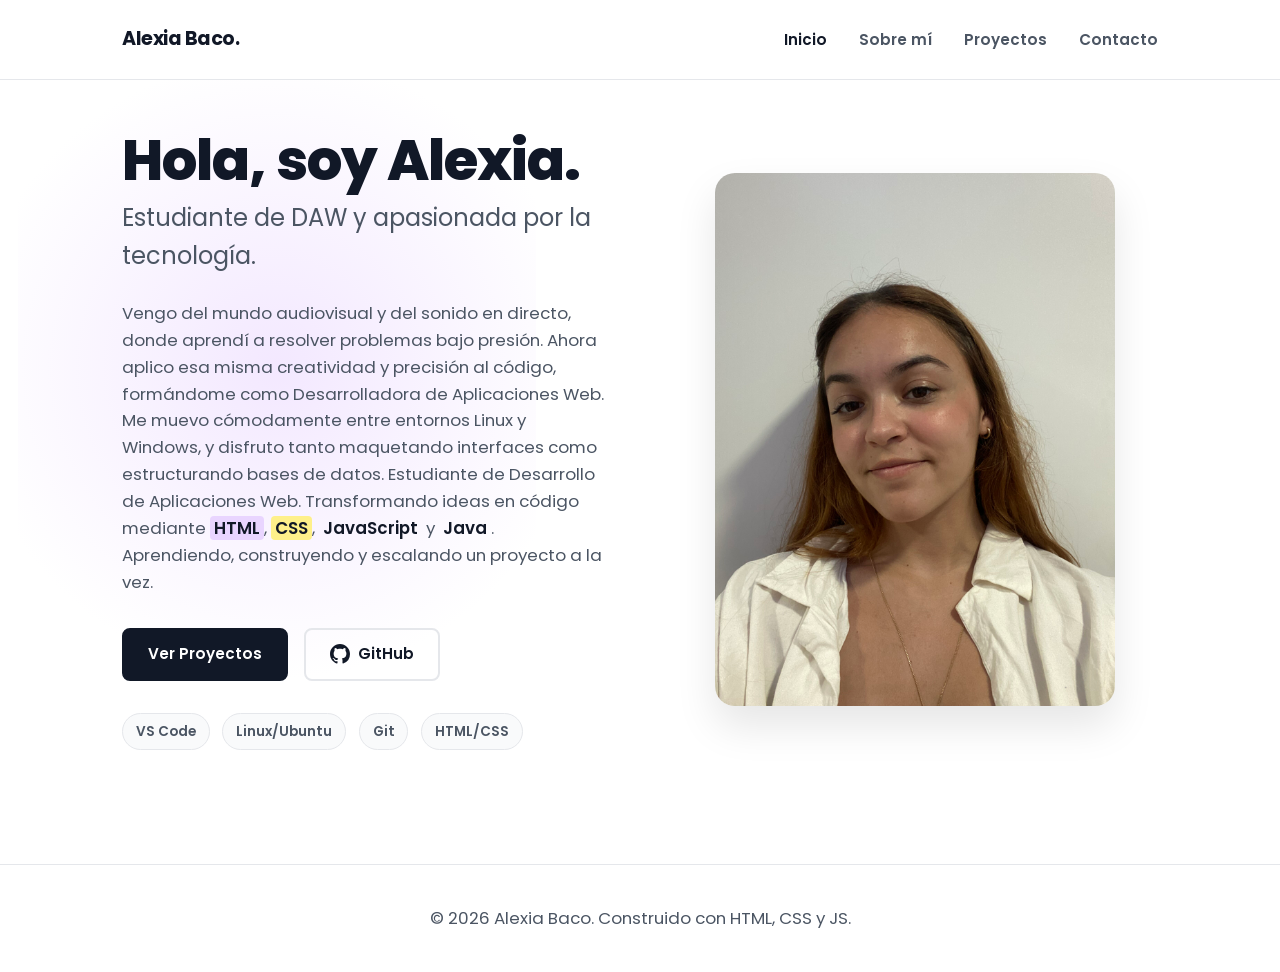
<file: index.html>
<!DOCTYPE html>
<html lang="es">
<head>
    <meta charset="UTF-8">
    <meta name="viewport" content="width=device-width, initial-scale=1.0">
    <title>Alexia Baco | Junior Web Developer</title>
    
    <!-- Importando tipografía Poppins de Google Fonts -->
    <link rel="preconnect" href="https://fonts.googleapis.com">
    <link rel="preconnect" href="https://fonts.gstatic.com" crossorigin>
    <link href="https://fonts.googleapis.com/css2?family=Poppins:wght@300;400;600;700&display=swap" rel="stylesheet">
    
    <!-- Enlace a tu archivo de estilos -->
    <link rel="stylesheet" href="style.css">

    <!-- Favicon -->
    <link rel="icon" type="image/png" href="img/favicon.png">

</head>
<body>

    <!-- Menú de Navegación -->
    <header>
        <nav class="navbar">
            <div class="logo">
                <a href="index.html">Alexia Baco.</a>
            </div>
            <ul class="nav-links">
                <li><a href="index.html" class="active">Inicio</a></li>
                <li><a href="sobre-mi.html">Sobre mí</a></li>
                <li><a href="proyectos.html">Proyectos</a></li>
                <li><a href="contacto.html">Contacto</a></li>
            </ul>
        </nav>
    </header>

    <!-- Contenido principal de Inicio -->
    <main class="container">
        
        <!-- Sección Principal (Hero) -->
        <section class="hero">
            
            <!-- Columna Izquierda: Textos y Botones -->
            <div class="hero-content">
                <h1>Hola, soy Alexia.</h1>
                <h2>Estudiante de DAW y apasionada por la tecnología.</h2>
                
                <p>
                    Vengo del mundo audiovisual y del sonido en directo, donde aprendí a resolver problemas bajo presión. Ahora aplico esa misma creatividad y precisión al código, formándome como Desarrolladora de Aplicaciones Web. Me muevo cómodamente entre entornos Linux y Windows, y disfruto tanto maquetando interfaces como estructurando bases de datos. Estudiante de Desarrollo de Aplicaciones Web. Transformando ideas en código mediante <span class="highlight-purple">HTML</span>, <span class="highlight-yellow">CSS</span>, <span class="highlight-pink">JavaScript</span> y <span class="highlight-green">Java</span>. Aprendiendo, construyendo y escalando un proyecto a la vez.
                </p>

                <!-- Botones de Acción -->
                <div class="hero-buttons">
                    <a href="proyectos.html" class="btn btn-primary">Ver Proyectos</a>
                    <a href="https://github.com/alexia-baco" target="_blank" class="btn btn-secondary">
                        <!-- Código SVG para el icono de GitHub -->
                        <svg xmlns="http://www.w3.org/2000/svg" width="20" height="20" fill="currentColor" viewBox="0 0 16 16">
                            <path d="M8 0C3.58 0 0 3.58 0 8c0 3.54 2.29 6.53 5.47 7.59.4.07.55-.17.55-.38 0-.19-.01-.82-.01-1.49-2.01.37-2.53-.49-2.69-.94-.09-.23-.48-.94-.82-1.13-.28-.15-.68-.52-.01-.53.63-.01 1.08.58 1.23.82.72 1.21 1.87.87 2.33.66.07-.52.28-.87.51-1.07-1.78-.2-3.64-.89-3.64-3.95 0-.87.31-1.59.82-2.15-.08-.2-.36-1.02.08-2.12 0 0 .67-.21 2.2.82.64-.18 1.32-.27 2-.27.68 0 1.36.09 2 .27 1.53-1.04 2.2-.82 2.2-.82.44 1.1.16 1.92.08 2.12.51.56.82 1.27.82 2.15 0 3.07-1.87 3.75-3.65 3.95.29.25.54.73.54 1.48 0 1.07-.01 1.93-.01 2.2 0 .21.15.46.55.38A8.012 8.012 0 0 0 16 8c0-4.42-3.58-8-8-8z"/>
                        </svg>
                        GitHub
                    </a>
                </div>

                <!-- Etiquetas Visuales de Tecnologías -->
                <div class="tech-tags">
                    <span>VS Code</span>
                    <span>Linux/Ubuntu</span>
                    <span>Git</span>
                    <span>HTML/CSS</span>
                </div>
            </div>

            <!-- Columna Derecha: Imagen de Perfil -->
            <div class="hero-image">
                <img src="img/foto-perfil.jpg" alt="Foto de Alexia Baco, Desarrolladora Web">
            </div>
            
        </section>

    </main>

    <!-- Pie de página -->
    <footer class="footer">
        <div class="container">
            <p>&copy; 2026 Alexia Baco. Construido con HTML, CSS y JS.</p>
        </div>
    </footer>

    <!-- Enlace a tu archivo JavaScript -->
    <script src="script.js"></script>
</body>
</html>
</file>
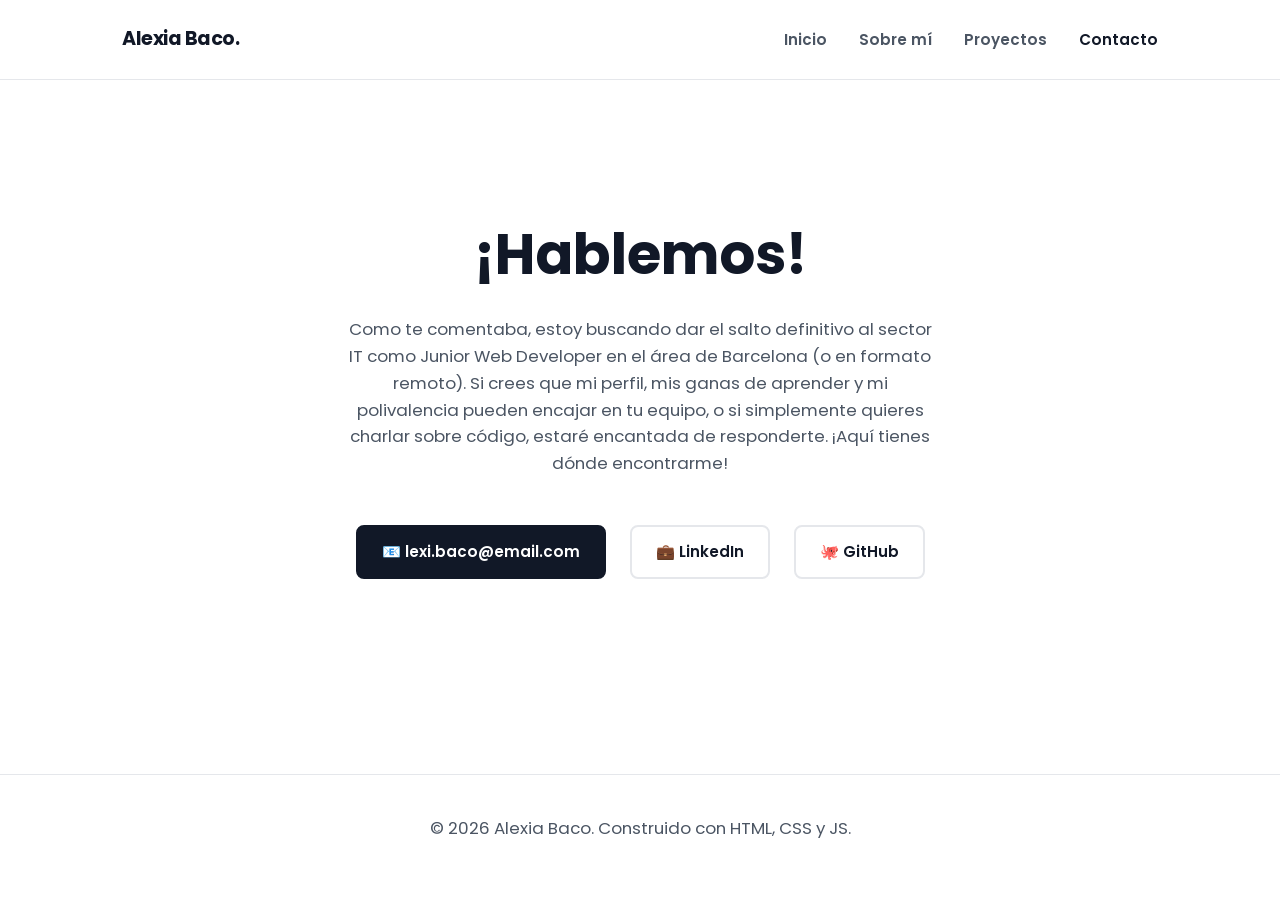
<file: contacto.html>
<!DOCTYPE html>
<html lang="es">
<head>
    <meta charset="UTF-8">
    <meta name="viewport" content="width=device-width, initial-scale=1.0">
    <title>Contacto | Alexia Baco</title>
    
    <!-- Importando tipografía Poppins de Google Fonts -->
    <link rel="preconnect" href="https://fonts.googleapis.com">
    <link rel="preconnect" href="https://fonts.gstatic.com" crossorigin>
    <link href="https://fonts.googleapis.com/css2?family=Poppins:wght@300;400;600;700&display=swap" rel="stylesheet">
    
    <!-- Enlace a tu archivo de estilos -->
    <link rel="stylesheet" href="style.css">

    <!-- Favicon -->
    <link rel="icon" type="image/png" href="img/favicon.png">
    
</head>
<body>

    <!-- Menú de Navegación -->
    <header>
        <nav class="navbar">
            <div class="logo">
                <a href="index.html">Alexia Baco.</a>
            </div>
            <ul class="nav-links">
                <!-- La clase "active" ahora está en "Contacto" -->
                <li><a href="index.html">Inicio</a></li>
                <li><a href="sobre-mi.html">Sobre mí</a></li>
                <li><a href="proyectos.html">Proyectos</a></li>
                <li><a href="contacto.html" class="active">Contacto</a></li>
            </ul>
        </nav>
    </header>

    <!-- Contenido principal de Contacto -->
    <main class="container">
        
        <section class="contact-section">
            
            <div class="contact-header">
                <h1>¡Hablemos!</h1>
                <p class="contact-description">
                    Como te comentaba, estoy buscando dar el salto definitivo al sector IT como Junior Web Developer en el área de Barcelona (o en formato remoto). Si crees que mi perfil, mis ganas de aprender y mi polivalencia pueden encajar en tu equipo, o si simplemente quieres charlar sobre código, estaré encantada de responderte. ¡Aquí tienes dónde encontrarme!
                </p>
            </div>

            <!-- Enlaces de contacto -->
            <div class="contact-buttons">
                <!-- Botón principal (mailto abre el gestor de correo) -->
                <a href="mailto:lexi.baco@email.com" class="btn btn-primary">
                    📧 lexi.baco@email.com
                </a>
                
                <!-- Botones secundarios -->
                <a href="https://www.linkedin.com/in/alexiabaco" target="_blank" class="btn btn-secondary">
                    💼 LinkedIn
                </a>
                
                <a href="https://github.com/alexia-baco" target="_blank" class="btn btn-secondary">
                    🐙 GitHub
                </a>
            </div>
            
        </section>

    </main>

    <!-- Pie de página -->
    <footer class="footer">
        <div class="container">
            <p>&copy; 2026 Alexia Baco. Construido con HTML, CSS y JS.</p>
        </div>
    </footer>

    <!-- Enlace a tu archivo JavaScript -->
    <script src="script.js"></script>
</body>
</html>
</file>
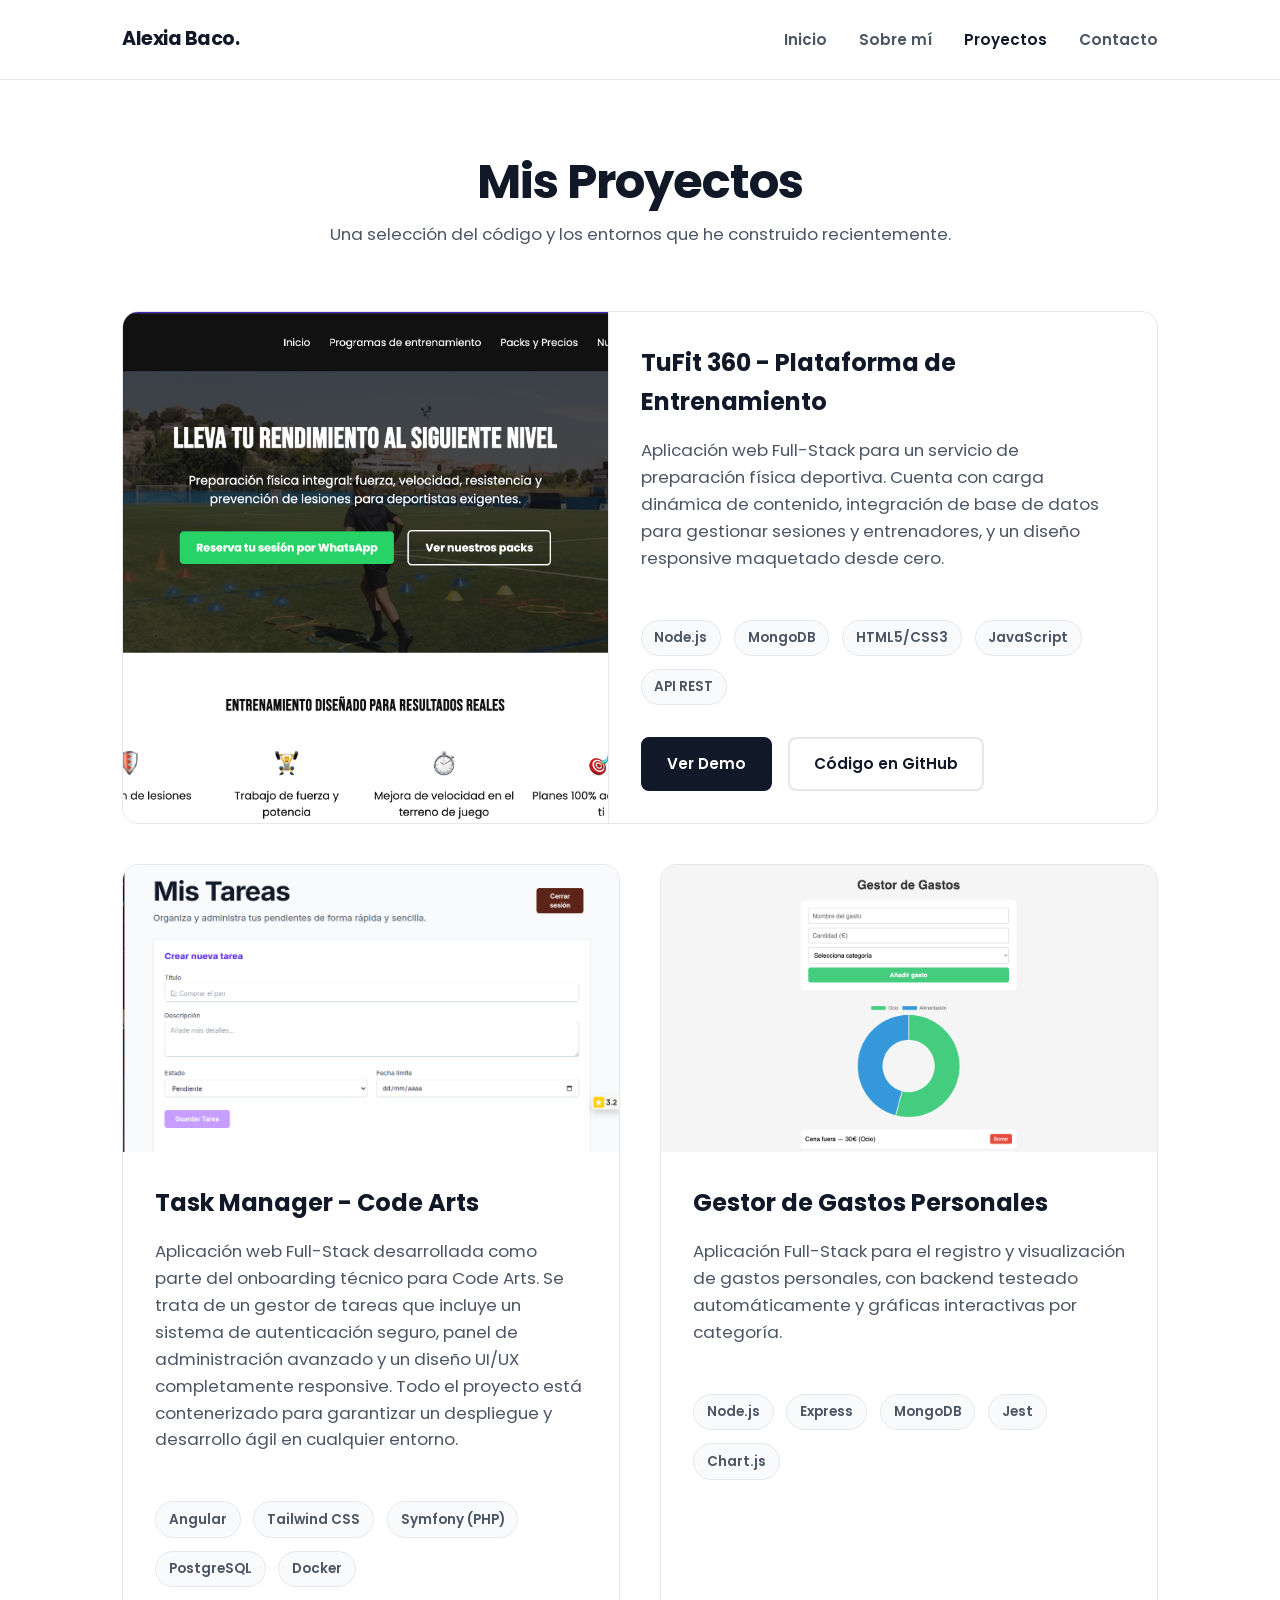
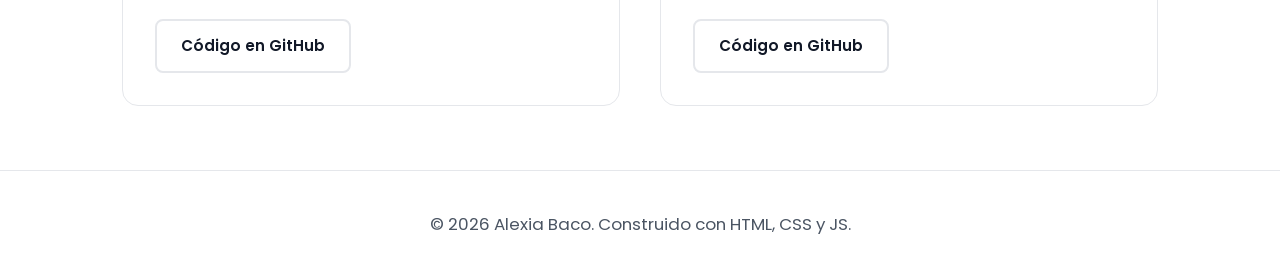
<file: proyectos.html>
<!DOCTYPE html>
<html lang="es">
<head>
    <meta charset="UTF-8">
    <meta name="viewport" content="width=device-width, initial-scale=1.0">
    <title>Proyectos | Alexia Baco</title>
    
    <!-- Importando tipografía Poppins de Google Fonts -->
    <link rel="preconnect" href="https://fonts.googleapis.com">
    <link rel="preconnect" href="https://fonts.gstatic.com" crossorigin>
    <link href="https://fonts.googleapis.com/css2?family=Poppins:wght@300;400;600;700&display=swap" rel="stylesheet">
    
    <!-- Enlace a tu archivo de estilos -->
    <link rel="stylesheet" href="style.css">

    <!-- Favicon -->
    <link rel="icon" type="image/png" href="img/favicon.png">
    
</head>
<body>

    <!-- Menú de Navegación -->
    <header>
        <nav class="navbar">
            <div class="logo">
                <a href="index.html">Alexia Baco.</a>
            </div>
            <ul class="nav-links">
                <!-- La clase "active" ahora está en "Proyectos" -->
                <li><a href="index.html">Inicio</a></li>
                <li><a href="sobre-mi.html">Sobre mí</a></li>
                <li><a href="proyectos.html" class="active">Proyectos</a></li>
                <li><a href="contacto.html">Contacto</a></li>
            </ul>
        </nav>
    </header>

    <!-- Contenido principal de Proyectos -->
    <main class="container">
        
        <section class="projects-section">
            
            <div class="projects-header">
                <h1>Mis Proyectos</h1>
                <p>Una selección del código y los entornos que he construido recientemente.</p>
            </div>

            <!-- Cuadrícula de Proyectos -->
            <div class="projects-grid">
                
                <!-- Tarjeta 1: TuFit 360 (Destacada) -->
                <article class="project-card featured">
                    <div class="project-image">
                        <!-- Necesitarás guardar una captura del proyecto en la carpeta img -->
                        <img src="img/tufit-preview.jpg" alt="Captura de la web TuFit 360">
                    </div>
                    
                    <div class="project-info">
                        <h2>TuFit 360 - Plataforma de Entrenamiento</h2>
                        <p>
                            Aplicación web Full-Stack para un servicio de preparación física deportiva. Cuenta con carga dinámica de contenido, integración de base de datos para gestionar sesiones y entrenadores, y un diseño responsive maquetado desde cero.
                        </p>
                        
                        <!-- Píldoras tecnológicas -->
                        <div class="tech-tags">
                            <span>Node.js</span>
                            <span>MongoDB</span>
                            <span>HTML5/CSS3</span>
                            <span>JavaScript</span>
                            <span>API REST</span>
                        </div>
                        
                        <!-- Enlaces -->
                        <div class="project-links">
                            <a href="https://alexia-baco.github.io/TuFit/frontend/" target="_blank" class="btn btn-primary">Ver Demo</a>
                            <a href="https://github.com/alexia-baco/TuFit" target="_blank" class="btn btn-secondary">Código en GitHub</a>
                        </div>
                    </div>
                </article>

                <!-- Tarjeta 2: Task Manager - Code Arts -->
                <article class="project-card">
                    <div class="project-image">
                        <!-- Necesitarás guardar una captura o logo de este proyecto en la carpeta img -->
                        <img src="img/codearts-preview.jpg" alt="Captura del gestor de tareas de Code Arts">
                    </div>
                    
                    <div class="project-info">
                        <h2>Task Manager - Code Arts</h2>
                        <p>
                            Aplicación web Full-Stack desarrollada como parte del onboarding técnico para Code Arts. Se trata de un gestor de tareas que incluye un sistema de autenticación seguro, panel de administración avanzado y un diseño UI/UX completamente responsive. Todo el proyecto está contenerizado para garantizar un despliegue y desarrollo ágil en cualquier entorno.
                        </p>
                        
                        <!-- Píldoras tecnológicas -->
                        <div class="tech-tags">
                            <span>Angular</span>
                            <span>Tailwind CSS</span>
                            <span>Symfony (PHP)</span>
                            <span>PostgreSQL</span>
                            <span>Docker</span>
                        </div>
                        
                        <!-- Enlaces (Solo GitHub para este) -->
                        <div class="project-links">
                            <a href="https://github.com/alexia-baco/proyecto-onboarding-angular" target="_blank" class="btn btn-secondary">Código en GitHub</a>
                        </div>
                    </div>
                </article>

                <!-- Tarjeta 3: Gestor de Gastos Personales -->
                <article class="project-card">
                    <div class="project-image">
                        <!-- Necesitarás guardar una captura o logo de este proyecto en la carpeta img -->
                        <img src="img/gestor-preview.jpg" alt="Captura del gestor de gastos">
                    </div>
                    
                    <div class="project-info">
                        <h2>Gestor de Gastos Personales</h2>
                        <p>
                            Aplicación Full-Stack para el registro y visualización de gastos personales, con backend testeado automáticamente y gráficas interactivas por categoría.
                        </p>
                        
                        <!-- Píldoras tecnológicas -->
                        <div class="tech-tags">
                            <span>Node.js</span>
                            <span>Express</span>
                            <span>MongoDB</span>
                            <span>Jest</span>
                            <span>Chart.js</span>
                        </div>
                        
                        <!-- Enlaces (Solo GitHub para este) -->
                        <div class="project-links">
                            <a href="https://github.com/alexia-baco/gestor-gastos" target="_blank" class="btn btn-secondary">Código en GitHub</a>
                        </div>
                    </div>
                </article>

            </div>
            
        </section>

    </main>

    <!-- Pie de página -->
    <footer class="footer">
        <div class="container">
            <p>&copy; 2026 Alexia Baco. Construido con HTML, CSS y JS.</p>
        </div>
    </footer>

    <!-- Enlace a tu archivo JavaScript -->
    <script src="script.js"></script>
</body>
</html>
</file>
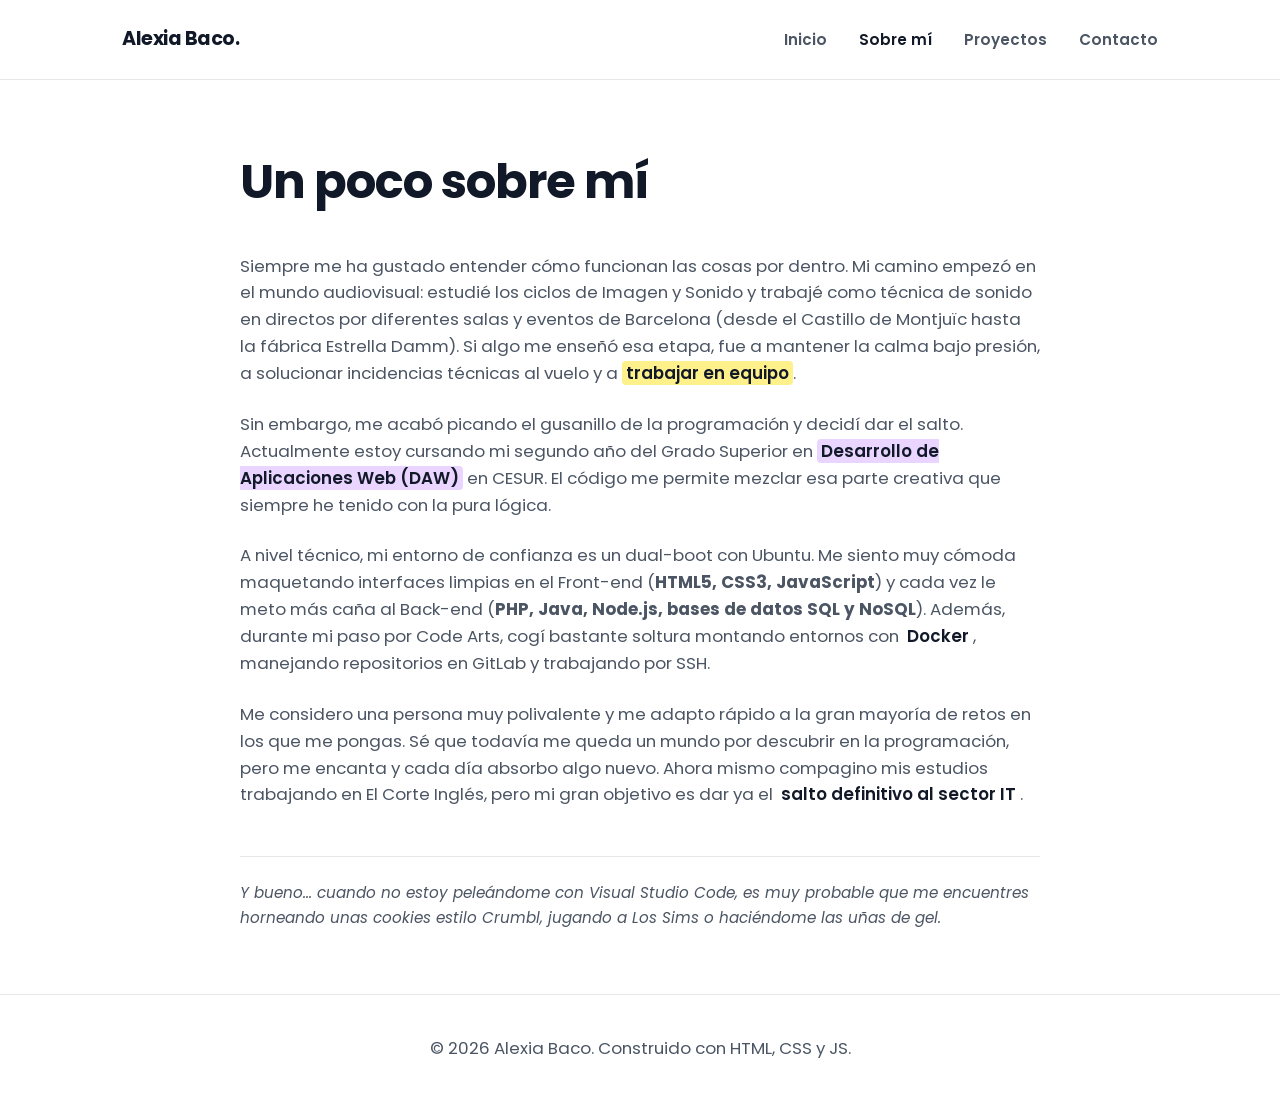
<file: sobre-mi.html>
<!DOCTYPE html>
<html lang="es">
<head>
    <meta charset="UTF-8">
    <meta name="viewport" content="width=device-width, initial-scale=1.0">
    <title>Sobre mí | Alexia Baco</title>
    
    <!-- Importando tipografía Poppins de Google Fonts -->
    <link rel="preconnect" href="https://fonts.googleapis.com">
    <link rel="preconnect" href="https://fonts.gstatic.com" crossorigin>
    <link href="https://fonts.googleapis.com/css2?family=Poppins:wght@300;400;600;700&display=swap" rel="stylesheet">
    
    <!-- Enlace a tu archivo de estilos -->
    <link rel="stylesheet" href="style.css">

    <!-- Favicon -->
    <link rel="icon" type="image/png" href="img/favicon.png">
    
</head>
<body>

    <!-- Menú de Navegación -->
    <header>
        <nav class="navbar">
            <div class="logo">
                <a href="index.html">Alexia Baco.</a>
            </div>
            <ul class="nav-links">
                <!-- Fíjate que ahora la clase "active" está en "Sobre mí" -->
                <li><a href="index.html">Inicio</a></li>
                <li><a href="sobre-mi.html" class="active">Sobre mí</a></li>
                <li><a href="proyectos.html">Proyectos</a></li>
                <li><a href="contacto.html">Contacto</a></li>
            </ul>
        </nav>
    </header>

    <!-- Contenido principal de Sobre Mí -->
    <main class="container">
        
        <section class="about-section">
            
            <div class="about-header">
                <h1>Un poco sobre mí</h1>
            </div>

            <div class="about-content">
                <!-- Párrafo 1: El origen audiovisual -->
                <p>
                    Siempre me ha gustado entender cómo funcionan las cosas por dentro. Mi camino empezó en el mundo audiovisual: estudié los ciclos de Imagen y Sonido y trabajé como técnica de sonido en directos por diferentes salas y eventos de Barcelona (desde el Castillo de Montjuïc hasta la fábrica Estrella Damm). Si algo me enseñó esa etapa, fue a mantener la calma bajo presión, a solucionar incidencias técnicas al vuelo y a <span class="highlight-yellow">trabajar en equipo</span>.
                </p>

                <!-- Párrafo 2: La transición -->
                <p>
                    Sin embargo, me acabó picando el gusanillo de la programación y decidí dar el salto. Actualmente estoy cursando mi segundo año del Grado Superior en <span class="highlight-purple">Desarrollo de Aplicaciones Web (DAW)</span> en CESUR. El código me permite mezclar esa parte creativa que siempre he tenido con la pura lógica.
                </p>

                <!-- Párrafo 3: Hard Skills -->
                <p>
                    A nivel técnico, mi entorno de confianza es un dual-boot con Ubuntu. Me siento muy cómoda maquetando interfaces limpias en el Front-end (<strong>HTML5, CSS3, JavaScript</strong>) y cada vez le meto más caña al Back-end (<strong>PHP, Java, Node.js, bases de datos SQL y NoSQL</strong>). Además, durante mi paso por Code Arts, cogí bastante soltura montando entornos con <span class="highlight-pink">Docker</span>, manejando repositorios en GitLab y trabajando por SSH.
                </p>

                <!-- Párrafo 4: Soft Skills y Objetivo -->
                <p>
                    Me considero una persona muy polivalente y me adapto rápido a la gran mayoría de retos en los que me pongas. Sé que todavía me queda un mundo por descubrir en la programación, pero me encanta y cada día absorbo algo nuevo. Ahora mismo compagino mis estudios trabajando en El Corte Inglés, pero mi gran objetivo es dar ya el <span class="highlight-green">salto definitivo al sector IT</span>.
                </p>

                <!-- Párrafo 5: El toque personal -->
                <p class="personal-note">
                    <em>Y bueno... cuando no estoy peleándome con Visual Studio Code, es muy probable que me encuentres horneando unas cookies estilo Crumbl, jugando a Los Sims o haciéndome las uñas de gel.</em>
                </p>
            </div>
            
        </section>

    </main>

    <!-- Pie de página -->
    <footer class="footer">
        <div class="container">
            <p>&copy; 2026 Alexia Baco. Construido con HTML, CSS y JS.</p>
        </div>
    </footer>

    <!-- Enlace a tu archivo JavaScript -->
    <script src="script.js"></script>
</body>
</html>
</file>
<file: style.css>
/* ==========================================================================
   1. VARIABLES DE COLOR Y FUENTE
   ========================================================================== */
   :root {
    /* Tipografía */
    --font-main: 'Poppins', sans-serif;
    
    /* Paleta de Colores Base */
    --bg-color: #FFFFFF;
    --text-main: #111827; /* Gris muy oscuro, casi negro */
    --text-light: #4B5563; /* Gris medio para párrafos */
    --lila-bg: #F3E8FF; /* Fondo lila muy sutil */
    
    /* Botones */
    --btn-primary-bg: #111827;
    --btn-primary-text: #FFFFFF;
    --btn-secondary-border: #E5E7EB;
    --btn-secondary-hover: #F9FAFB;
    
    /* Colores Pastel (Subrayados) */
    --pastel-purple: #E9D5FF;
    --pastel-yellow: #FEF08A;
    --pastel-pink: #FBCFE8;
    --pastel-green: #BBF7D0;
}

/* ==========================================================================
   2. RESET Y ESTILOS GENERALES
   ========================================================================== */
* {
    margin: 0;
    padding: 0;
    box-sizing: border-box;
}

body {
    font-family: var(--font-main);
    background-color: var(--bg-color);
    color: var(--text-main);
    line-height: 1.6;
    overflow-x: hidden;
}

a {
    text-decoration: none;
    color: inherit;
    transition: all 0.3s ease;
}

p {
    color: var(--text-light);
    margin-bottom: 1.5rem;
    font-size: 1.05rem;
}

/* Contenedor global para centrar el contenido */
.container {
    max-width: 1100px;
    margin: 0 auto;
    padding: 0 2rem;
}

/* ==========================================================================
   3. NAVEGACIÓN (HEADER)
   ========================================================================== */
header {
    padding: 1.5rem 0;
    position: sticky;
    top: 0;
    background-color: rgba(255, 255, 255, 0.95); /* Blanco ligeramente transparente */
    backdrop-filter: blur(5px);
    z-index: 100;
    border-bottom: 1px solid var(--btn-secondary-border);
}

.navbar {
    max-width: 1100px;
    margin: 0 auto;
    padding: 0 2rem;
    display: flex;
    justify-content: space-between;
    align-items: center;
}

.logo a {
    font-weight: 700;
    font-size: 1.2rem;
    letter-spacing: -0.5px;
}

.nav-links {
    list-style: none;
    display: flex;
    gap: 2rem;
}

.nav-links a {
    font-weight: 600;
    font-size: 0.95rem;
    color: var(--text-light);
}

.nav-links a:hover,
.nav-links a.active {
    color: var(--text-main);
}

/* ==========================================================================
   4. BOTONES Y ETIQUETAS VISUALES
   ========================================================================== */
.btn {
    display: inline-flex;
    align-items: center;
    gap: 0.5rem;
    padding: 0.8rem 1.5rem;
    border-radius: 8px;
    font-weight: 600;
    font-size: 0.95rem;
    cursor: pointer;
}

.btn-primary {
    background-color: var(--btn-primary-bg);
    color: var(--btn-primary-text);
    border: 2px solid var(--btn-primary-bg);
}

.btn-primary:hover {
    background-color: transparent;
    color: var(--btn-primary-bg);
}

.btn-secondary {
    background-color: transparent;
    border: 2px solid var(--btn-secondary-border);
}

.btn-secondary:hover {
    background-color: var(--btn-secondary-hover);
    border-color: var(--text-light);
}

.tech-tags {
    display: flex;
    flex-wrap: wrap;
    gap: 0.8rem;
    margin-top: 1.5rem;
}

.tech-tags span {
    background-color: var(--btn-secondary-hover);
    border: 1px solid var(--btn-secondary-border);
    padding: 0.4rem 0.8rem;
    border-radius: 20px;
    font-size: 0.85rem;
    font-weight: 600;
    color: var(--text-light);
}

/* ==========================================================================
   5. EFECTO DE SUBRAYADO PASTEL (HIGHLIGHTS)
   ========================================================================== */
/* Estructura base para que el fondo crezca de izquierda a derecha */
[class^="highlight-"] {
    background-repeat: no-repeat;
    background-position: left center;
    background-size: 0% 100%; /* Empieza invisible (0% ancho) */
    transition: background-size 0.6s cubic-bezier(0.25, 1, 0.5, 1);
    border-radius: 4px;
    padding: 0 4px;
    font-weight: 600;
    color: var(--text-main);
}

/* Los colores aplicados como gradientes de fondo */
.highlight-purple { background-image: linear-gradient(var(--pastel-purple), var(--pastel-purple)); }
.highlight-yellow { background-image: linear-gradient(var(--pastel-yellow), var(--pastel-yellow)); }
.highlight-pink { background-image: linear-gradient(var(--pastel-pink), var(--pastel-pink)); }
.highlight-green { background-image: linear-gradient(var(--pastel-green), var(--pastel-green)); }

/* Clase que se añadirá con JavaScript para activar la animación */
[class^="highlight-"].show-highlight {
    background-size: 100% 100%;
}

/* ==========================================================================
   6. PÁGINA: INICIO (HERO SECTION)
   ========================================================================== */
.hero {
    display: flex;
    align-items: center;
    justify-content: space-between;
    min-height: 80vh;
    gap: 4rem;
    position: relative;
}

/* Fondo lila sutil detrás del texto */
.hero::before {
    content: '';
    position: absolute;
    top: -10%;
    left: -10%;
    width: 50%;
    height: 100%;
    background: radial-gradient(circle, var(--lila-bg) 0%, transparent 70%);
    z-index: -1;
}

.hero-content {
    flex: 1;
}

.hero-content h1 {
    font-size: 3.5rem;
    font-weight: 800;
    line-height: 1.1;
    margin-bottom: 0.5rem;
    letter-spacing: -1px;
}

.hero-content h2 {
    font-size: 1.5rem;
    font-weight: 400;
    color: var(--text-light);
    margin-bottom: 1.5rem;
}

.hero-buttons {
    display: flex;
    gap: 1rem;
    margin-top: 2rem;
    margin-bottom: 2rem;
}

.hero-image {
    flex: 1;
    display: flex;
    justify-content: center;
}

.hero-image img {
    width: 100%;
    max-width: 400px;
    border-radius: 20px;
    box-shadow: 0 20px 40px rgba(0,0,0,0.1);
}

/* ==========================================================================
   7. PÁGINA: SOBRE MÍ
   ========================================================================== */
.about-section {
    max-width: 800px;
    margin: 4rem auto;
}

.about-header h1 {
    font-size: 3rem;
    margin-bottom: 2rem;
    letter-spacing: -1px;
}

.personal-note {
    margin-top: 3rem;
    padding-top: 1.5rem;
    border-top: 1px solid var(--btn-secondary-border);
    font-size: 0.95rem;
}

/* ==========================================================================
   8. PÁGINA: PROYECTOS (CSS GRID)
   ========================================================================== */
.projects-section {
    margin: 4rem 0;
}

.projects-header {
    text-align: center;
    margin-bottom: 4rem;
}

.projects-header h1 {
    font-size: 3rem;
    letter-spacing: -1px;
}

.projects-grid {
    display: grid;
    grid-template-columns: repeat(auto-fit, minmax(350px, 1fr));
    gap: 2.5rem;
}

.project-card {
    background: #fff;
    border: 1px solid var(--btn-secondary-border);
    border-radius: 16px;
    overflow: hidden;
    transition: transform 0.3s ease, box-shadow 0.3s ease;
    display: flex;
    flex-direction: column;
}

.project-card:hover {
    transform: translateY(-5px);
    box-shadow: 0 20px 40px rgba(0,0,0,0.05);
}

/* Si un proyecto es destacado, ocupa 2 columnas en pantallas grandes */
@media (min-width: 900px) {
    .project-card.featured {
        grid-column: span 2;
        flex-direction: row;
    }
    .project-card.featured .project-image {
        flex: 1;
        border-bottom: none;
        border-right: 1px solid var(--btn-secondary-border);
    }
    .project-card.featured .project-info {
        flex: 1;
        display: flex;
        flex-direction: column;
        justify-content: center;
    }
}

.project-image img {
    width: 100%;
    height: 100%;
    object-fit: cover;
    aspect-ratio: 16/9;
}

.project-info {
    padding: 2rem;
    flex: 1;
    display: flex;
    flex-direction: column;
}

.project-info h2 {
    font-size: 1.5rem;
    margin-bottom: 1rem;
}

.project-links {
    margin-top: auto; /* Empuja los botones hacia abajo */
    padding-top: 2rem;
    display: flex;
    gap: 1rem;
}

/* ==========================================================================
   9. PÁGINA: CONTACTO
   ========================================================================== */
.contact-section {
    display: flex;
    flex-direction: column;
    align-items: center;
    justify-content: center;
    min-height: 70vh;
    text-align: center;
    max-width: 600px;
    margin: 0 auto;
}

.contact-header h1 {
    font-size: 3.5rem;
    margin-bottom: 1rem;
}

.contact-description {
    margin-bottom: 3rem;
}

.contact-buttons {
    display: flex;
    flex-wrap: wrap;
    justify-content: center;
    gap: 1.5rem;
}

/* ==========================================================================
   10. MEDIA QUERIES (RESPONSIVE)
   ========================================================================== */
@media (max-width: 768px) {
    .navbar {
        flex-direction: column;
        gap: 1rem;
    }
    
    .hero {
        flex-direction: column-reverse;
        text-align: center;
        gap: 2rem;
        margin-top: 2rem;
    }
    
    .hero-content h1 {
        font-size: 2.5rem;
    }
    
    .hero-buttons, .tech-tags, .contact-buttons {
        justify-content: center;
    }
    
    .project-card.featured {
        flex-direction: column;
    }
}

/* ==========================================================================
   11. FOOTER (PIE DE PÁGINA)
   ========================================================================== */
.footer {
    text-align: center;
    padding: 2.5rem 0;
    margin-top: 4rem; /* Da aire entre el contenido y el final de la página */
    border-top: 1px solid var(--btn-secondary-border); /* Línea gris sutil */
    color: var(--text-light); /* Gris medio para que no destaque demasiado */
    font-size: 0.9rem; /* Letra un poco más pequeña que el texto normal */
}

.footer p {
    margin-bottom: 0; /* Quitamos el margen inferior por defecto de los párrafos */
}
</file>
